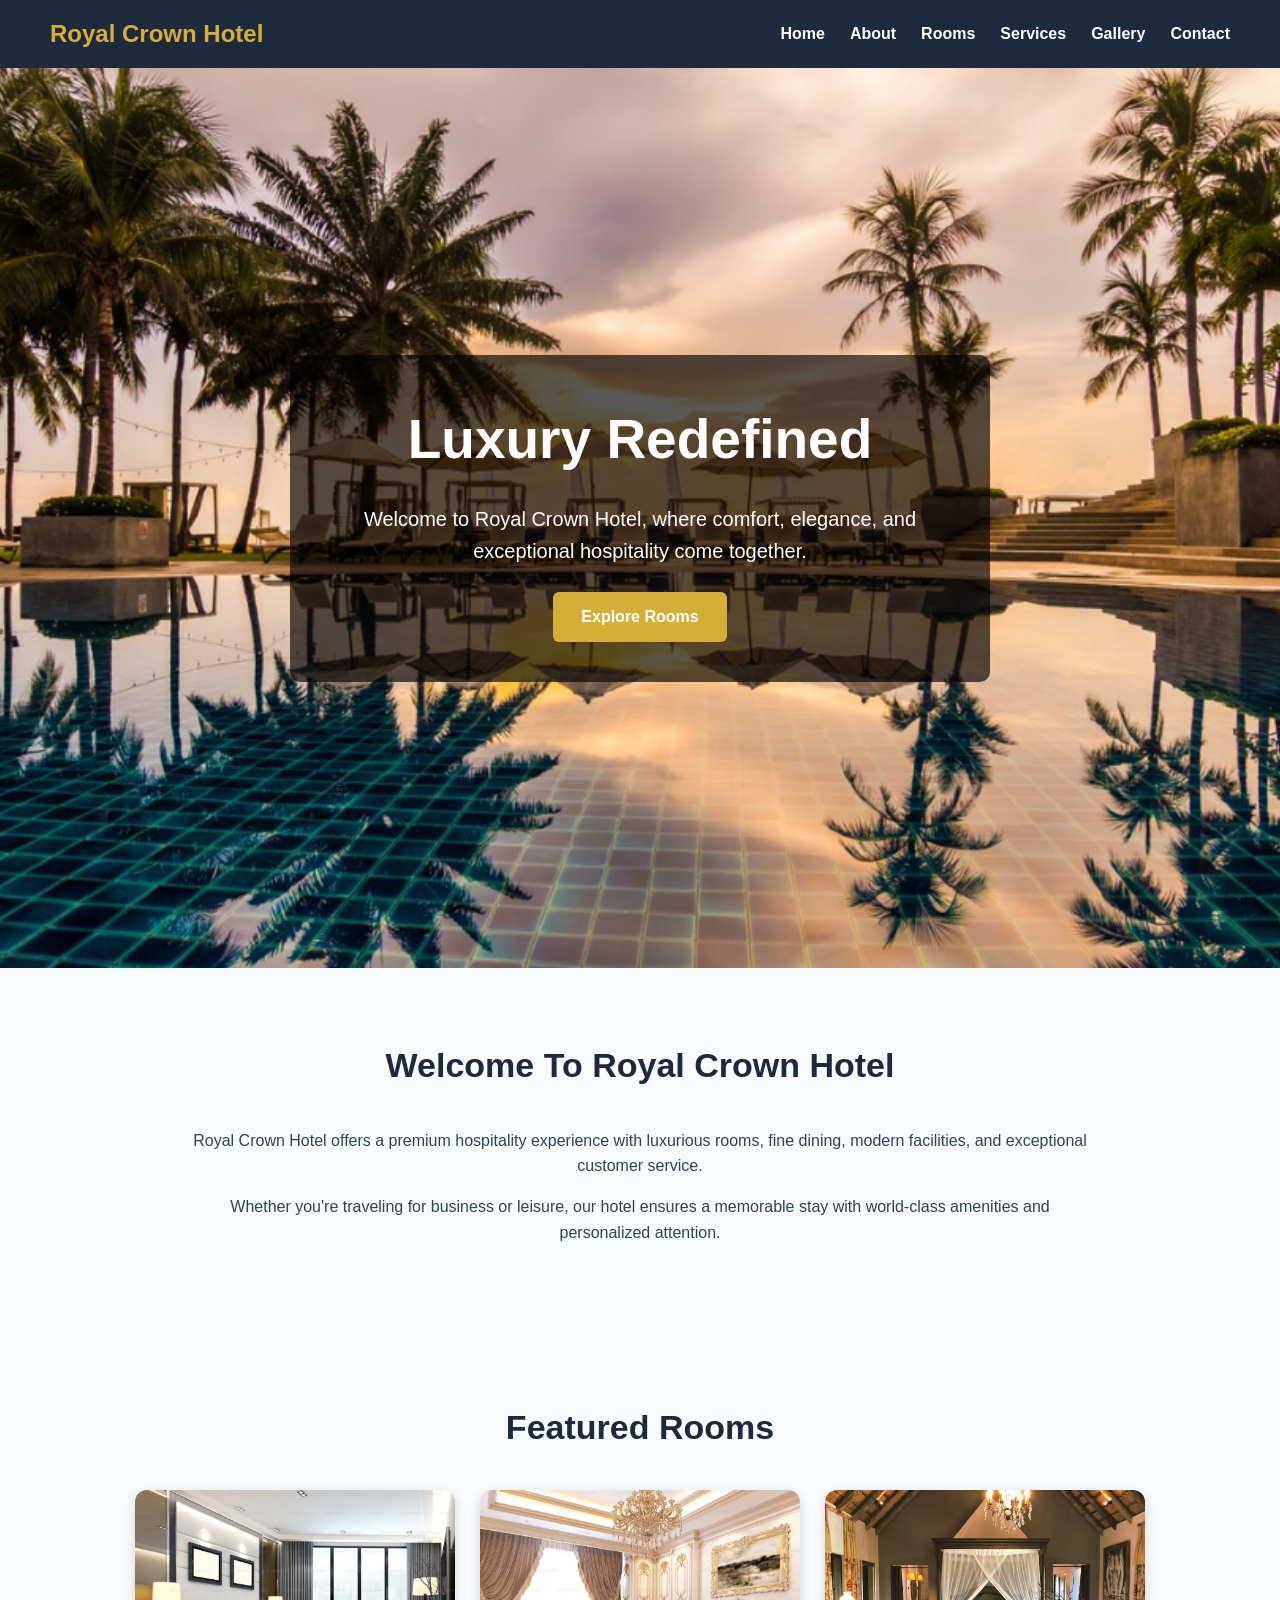
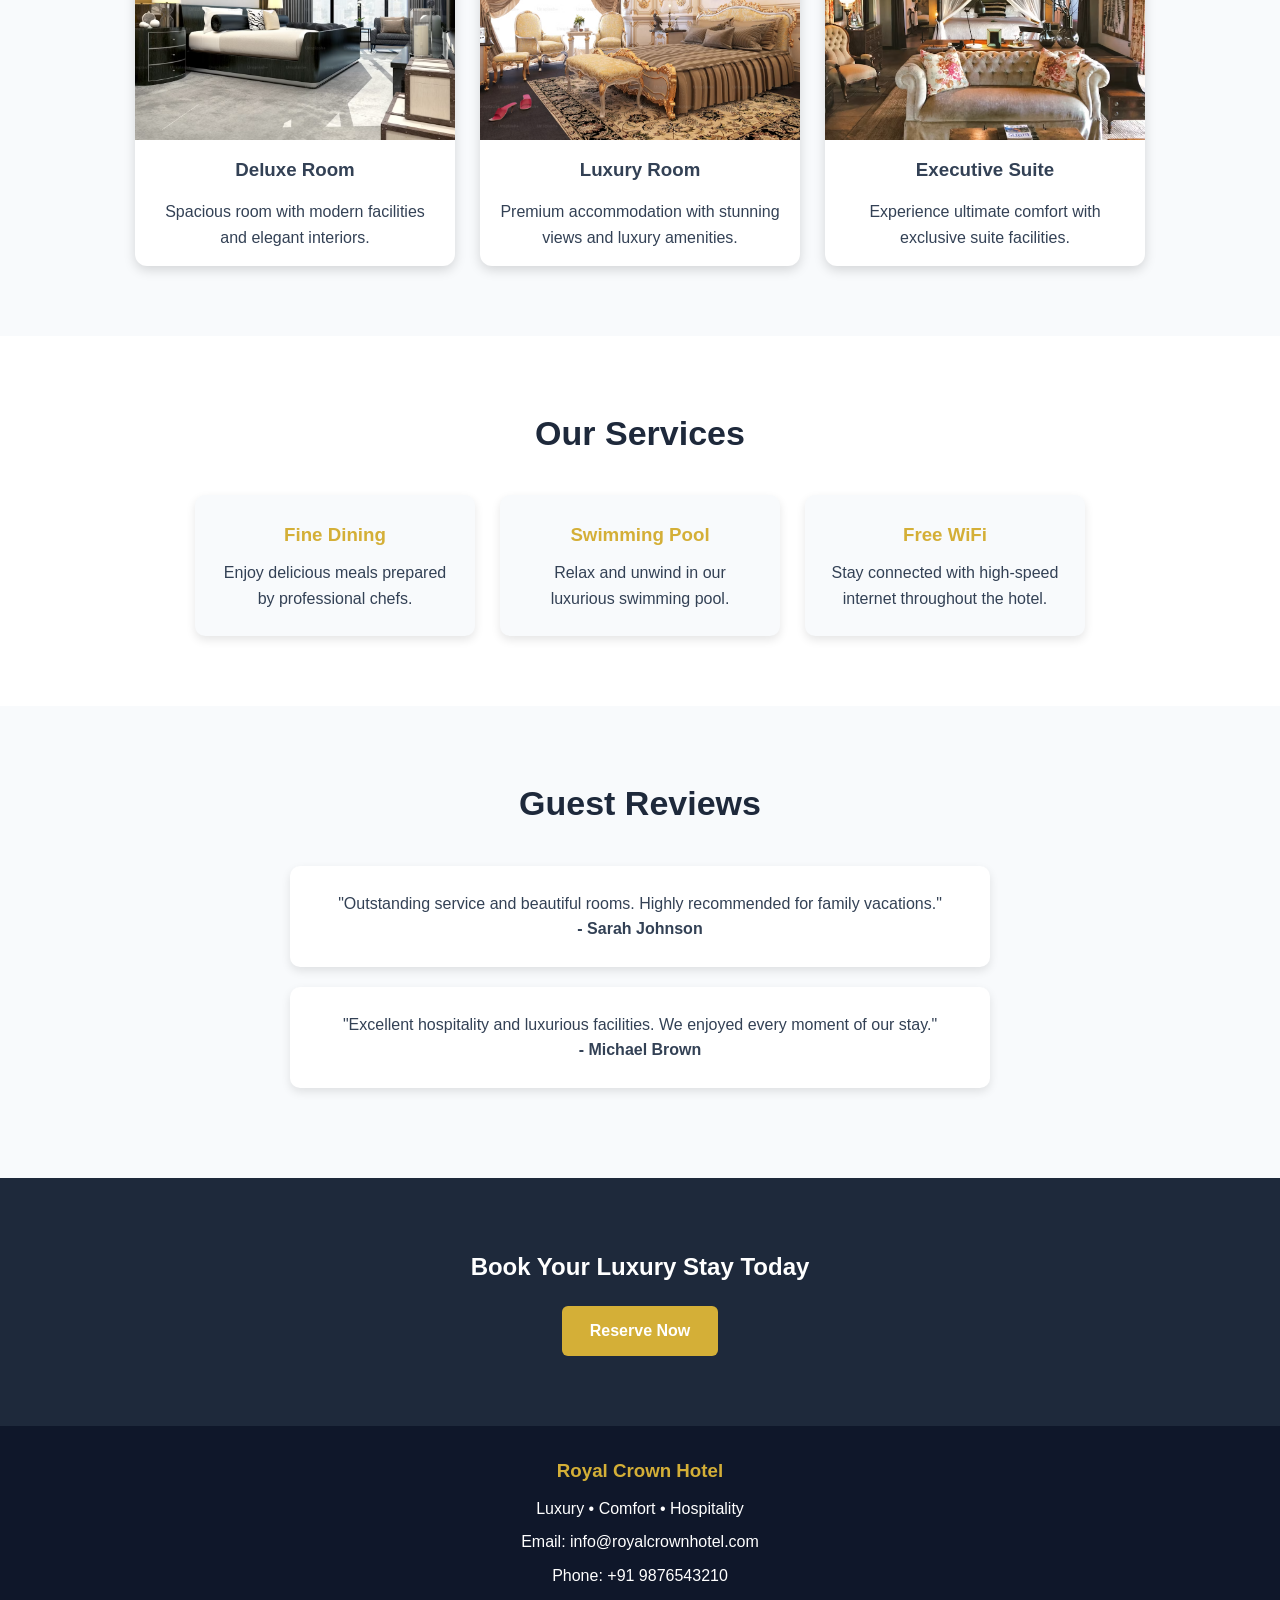
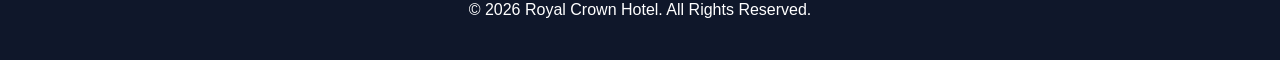
<file: index.html>
<!DOCTYPE html>
<html lang="en">

<head>

    <meta charset="UTF-8">

    <meta name="viewport" content="width=device-width, initial-scale=1.0">

    <title>Royal Crown Hotel | Luxury Hotel Management</title>

    <meta name="description"
        content="Experience luxury, comfort, and world-class hospitality at Royal Crown Hotel.">

    <meta name="keywords"
        content="hotel, luxury hotel, rooms, restaurant, swimming pool, hotel management">

    <link rel="stylesheet" href="css/style.css">

</head>

<body>

    <!-- Navigation -->

    <nav class="navbar">

        <div class="logo">

            <h2>Royal Crown Hotel</h2>

        </div>

        <ul class="nav-links">

            <li><a href="index.html">Home</a></li>

            <li><a href="about.html">About</a></li>

            <li><a href="rooms.html">Rooms</a></li>

            <li><a href="services.html">Services</a></li>

            <li><a href="gallery.html">Gallery</a></li>

            <li><a href="contact.html">Contact</a></li>

        </ul>

    </nav>

    <!-- Hero Section -->

    <section class="hero">

        <div class="hero-content">

            <h1>Luxury Redefined</h1>

            <p>
                Welcome to Royal Crown Hotel, where comfort,
                elegance, and exceptional hospitality come together.
            </p>

            <a href="rooms.html" class="btn">
                Explore Rooms
            </a>

        </div>

    </section>

    <!-- Welcome Section -->

    <section class="welcome">

        <h2 class="section-title">Welcome To Royal Crown Hotel</h2>

        <div class="welcome-content">

            <p>

                Royal Crown Hotel offers a premium hospitality
                experience with luxurious rooms, fine dining,
                modern facilities, and exceptional customer service.

            </p>

            <p>

                Whether you're traveling for business or leisure,
                our hotel ensures a memorable stay with world-class
                amenities and personalized attention.

            </p>

        </div>

    </section>

    <!-- Featured Rooms -->

    <section class="featured-rooms">

        <h2 class="section-title">Featured Rooms</h2>

        <div class="room-container">

            <div class="room-card">

                <img src="images/deluxe-room.jpg" alt="Deluxe Room">

                <h3>Deluxe Room</h3>

                <p>
                    Spacious room with modern facilities
                    and elegant interiors.
                </p>

            </div>

            <div class="room-card">

                <img src="images/luxury-room.jpg" alt="Luxury Room">

                <h3>Luxury Room</h3>

                <p>
                    Premium accommodation with stunning
                    views and luxury amenities.
                </p>

            </div>

            <div class="room-card">

                <img src="images/suite-room.jpg" alt="Executive Suite">

                <h3>Executive Suite</h3>

                <p>
                    Experience ultimate comfort with
                    exclusive suite facilities.
                </p>

            </div>

        </div>

    </section>

    <!-- Hotel Services -->

    <section class="services-preview">

        <h2 class="section-title">Our Services</h2>

        <div class="service-container">

            <div class="service-box">

                <h3>Fine Dining</h3>

                <p>
                    Enjoy delicious meals prepared by
                    professional chefs.
                </p>

            </div>

            <div class="service-box">

                <h3>Swimming Pool</h3>

                <p>
                    Relax and unwind in our luxurious
                    swimming pool.
                </p>

            </div>

            <div class="service-box">

                <h3>Free WiFi</h3>

                <p>
                    Stay connected with high-speed
                    internet throughout the hotel.
                </p>

            </div>

        </div>

    </section>

    <!-- Testimonials -->

    <section class="testimonials">

        <h2 class="section-title">Guest Reviews</h2>

        <div class="testimonial-card">

            <p>
                "Outstanding service and beautiful rooms.
                Highly recommended for family vacations."
            </p>

            <h4>- Sarah Johnson</h4>

        </div>

        <div class="testimonial-card">

            <p>
                "Excellent hospitality and luxurious facilities.
                We enjoyed every moment of our stay."
            </p>

            <h4>- Michael Brown</h4>

        </div>

    </section>

    <!-- Call To Action -->

    <section class="cta">

        <h2>Book Your Luxury Stay Today</h2>

        <a href="contact.html" class="btn">

            Reserve Now

        </a>

    </section>

    <!-- Footer -->

    <footer>

        <h3>Royal Crown Hotel</h3>

        <p>
            Luxury • Comfort • Hospitality
        </p>

        <p>
            Email: info@royalcrownhotel.com
        </p>

        <p>
            Phone: +91 9876543210
        </p>

        <p>
            © 2026 Royal Crown Hotel.
            All Rights Reserved.
        </p>

    </footer>

    <script src="js/script.js"></script>

</body>

</html>
</file>
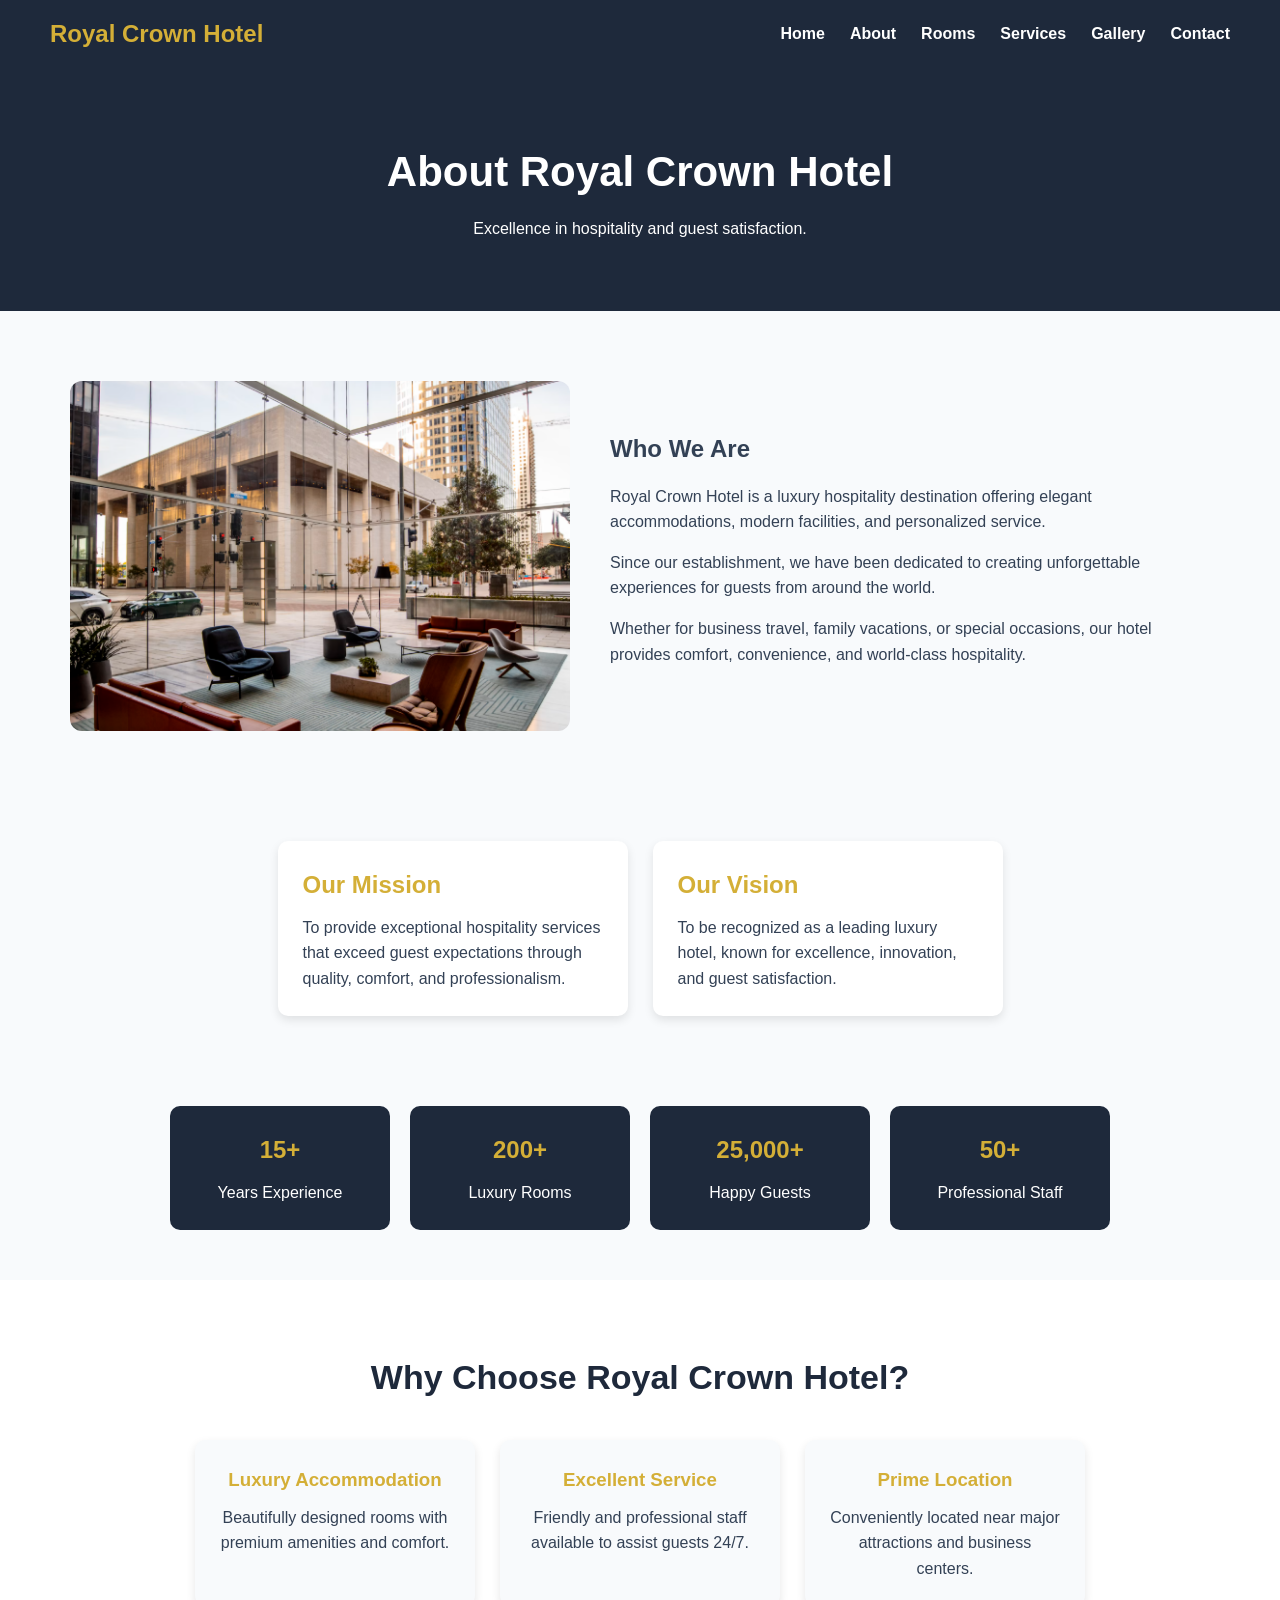
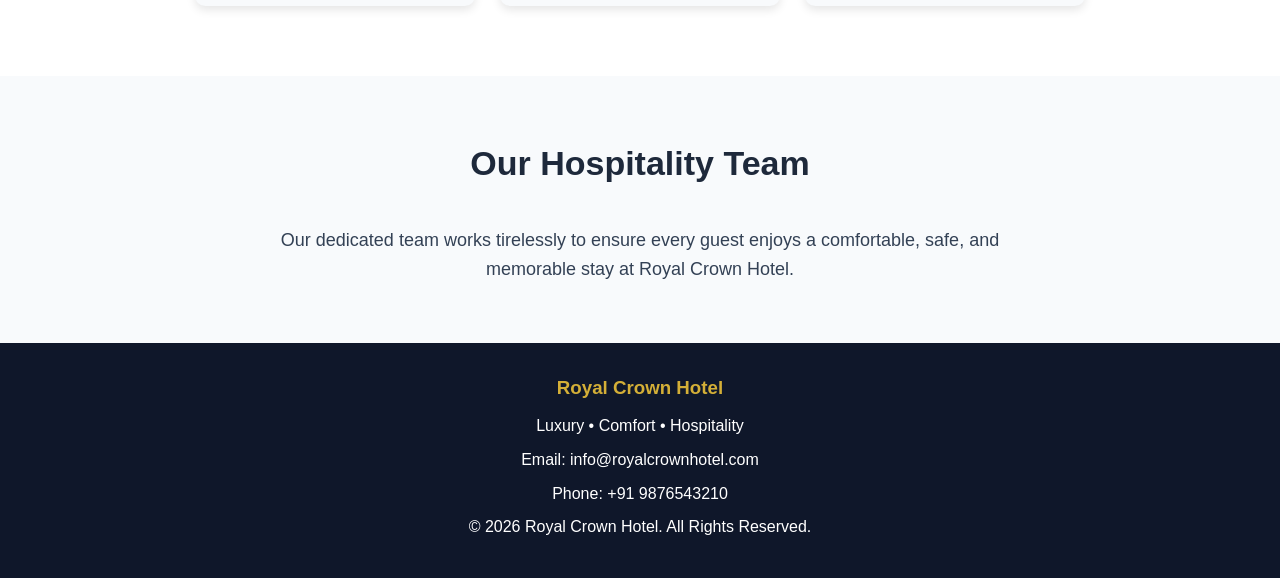
<file: about.html>
<!DOCTYPE html>
<html lang="en">

<head>

    <meta charset="UTF-8">

    <meta name="viewport" content="width=device-width, initial-scale=1.0">

    <title>About Us | Royal Crown Hotel</title>

    <meta name="description"
        content="Learn about Royal Crown Hotel, our mission, vision, and commitment to luxury hospitality.">

    <meta name="keywords"
        content="hotel management, luxury hotel, about hotel, hospitality">

    <link rel="stylesheet" href="css/style.css">

</head>

<body>

    <!-- Navigation -->

    <nav class="navbar">

        <div class="logo">

            <h2>Royal Crown Hotel</h2>

        </div>

        <ul class="nav-links">

            <li><a href="index.html">Home</a></li>

            <li><a href="about.html">About</a></li>

            <li><a href="rooms.html">Rooms</a></li>

            <li><a href="services.html">Services</a></li>

            <li><a href="gallery.html">Gallery</a></li>

            <li><a href="contact.html">Contact</a></li>

        </ul>

    </nav>

    <!-- Page Banner -->

    <section class="page-banner">

        <h1>About Royal Crown Hotel</h1>

        <p>
            Excellence in hospitality and guest satisfaction.
        </p>

    </section>

    <!-- About Section -->

    <section class="about-section">

        <div class="about-image">

            <img src="images/hotel-lobby.jpg"
                alt="Hotel Lobby">

        </div>

        <div class="about-content">

            <h2>Who We Are</h2>

            <p>

                Royal Crown Hotel is a luxury hospitality
                destination offering elegant accommodations,
                modern facilities, and personalized service.

            </p>

            <p>

                Since our establishment, we have been dedicated
                to creating unforgettable experiences for guests
                from around the world.

            </p>

            <p>

                Whether for business travel, family vacations,
                or special occasions, our hotel provides comfort,
                convenience, and world-class hospitality.

            </p>

        </div>

    </section>

    <!-- Mission and Vision -->

    <section class="mission-vision">

        <div class="info-card">

            <h2>Our Mission</h2>

            <p>

                To provide exceptional hospitality services
                that exceed guest expectations through quality,
                comfort, and professionalism.

            </p>

        </div>

        <div class="info-card">

            <h2>Our Vision</h2>

            <p>

                To be recognized as a leading luxury hotel,
                known for excellence, innovation, and guest
                satisfaction.

            </p>

        </div>

    </section>

    <!-- Statistics -->

    <section class="stats">

        <div class="stat-box">

            <h2>15+</h2>

            <p>Years Experience</p>

        </div>

        <div class="stat-box">

            <h2>200+</h2>

            <p>Luxury Rooms</p>

        </div>

        <div class="stat-box">

            <h2>25,000+</h2>

            <p>Happy Guests</p>

        </div>

        <div class="stat-box">

            <h2>50+</h2>

            <p>Professional Staff</p>

        </div>

    </section>

    <!-- Why Choose Us -->

    <section class="features">

        <h2 class="section-title">

            Why Choose Royal Crown Hotel?

        </h2>

        <div class="feature-container">

            <div class="feature-box">

                <h3>Luxury Accommodation</h3>

                <p>

                    Beautifully designed rooms with
                    premium amenities and comfort.

                </p>

            </div>

            <div class="feature-box">

                <h3>Excellent Service</h3>

                <p>

                    Friendly and professional staff
                    available to assist guests 24/7.

                </p>

            </div>

            <div class="feature-box">

                <h3>Prime Location</h3>

                <p>

                    Conveniently located near major
                    attractions and business centers.

                </p>

            </div>

        </div>

    </section>

    <!-- Team Section -->

    <section class="team-section">

        <h2 class="section-title">

            Our Hospitality Team

        </h2>

        <p class="team-text">

            Our dedicated team works tirelessly to ensure
            every guest enjoys a comfortable, safe, and
            memorable stay at Royal Crown Hotel.

        </p>

    </section>

    <!-- Footer -->

    <footer>

        <h3>Royal Crown Hotel</h3>

        <p>
            Luxury • Comfort • Hospitality
        </p>

        <p>
            Email: info@royalcrownhotel.com
        </p>

        <p>
            Phone: +91 9876543210
        </p>

        <p>
            © 2026 Royal Crown Hotel.
            All Rights Reserved.
        </p>

    </footer>

    <script src="js/script.js"></script>

</body>

</html>
</file>
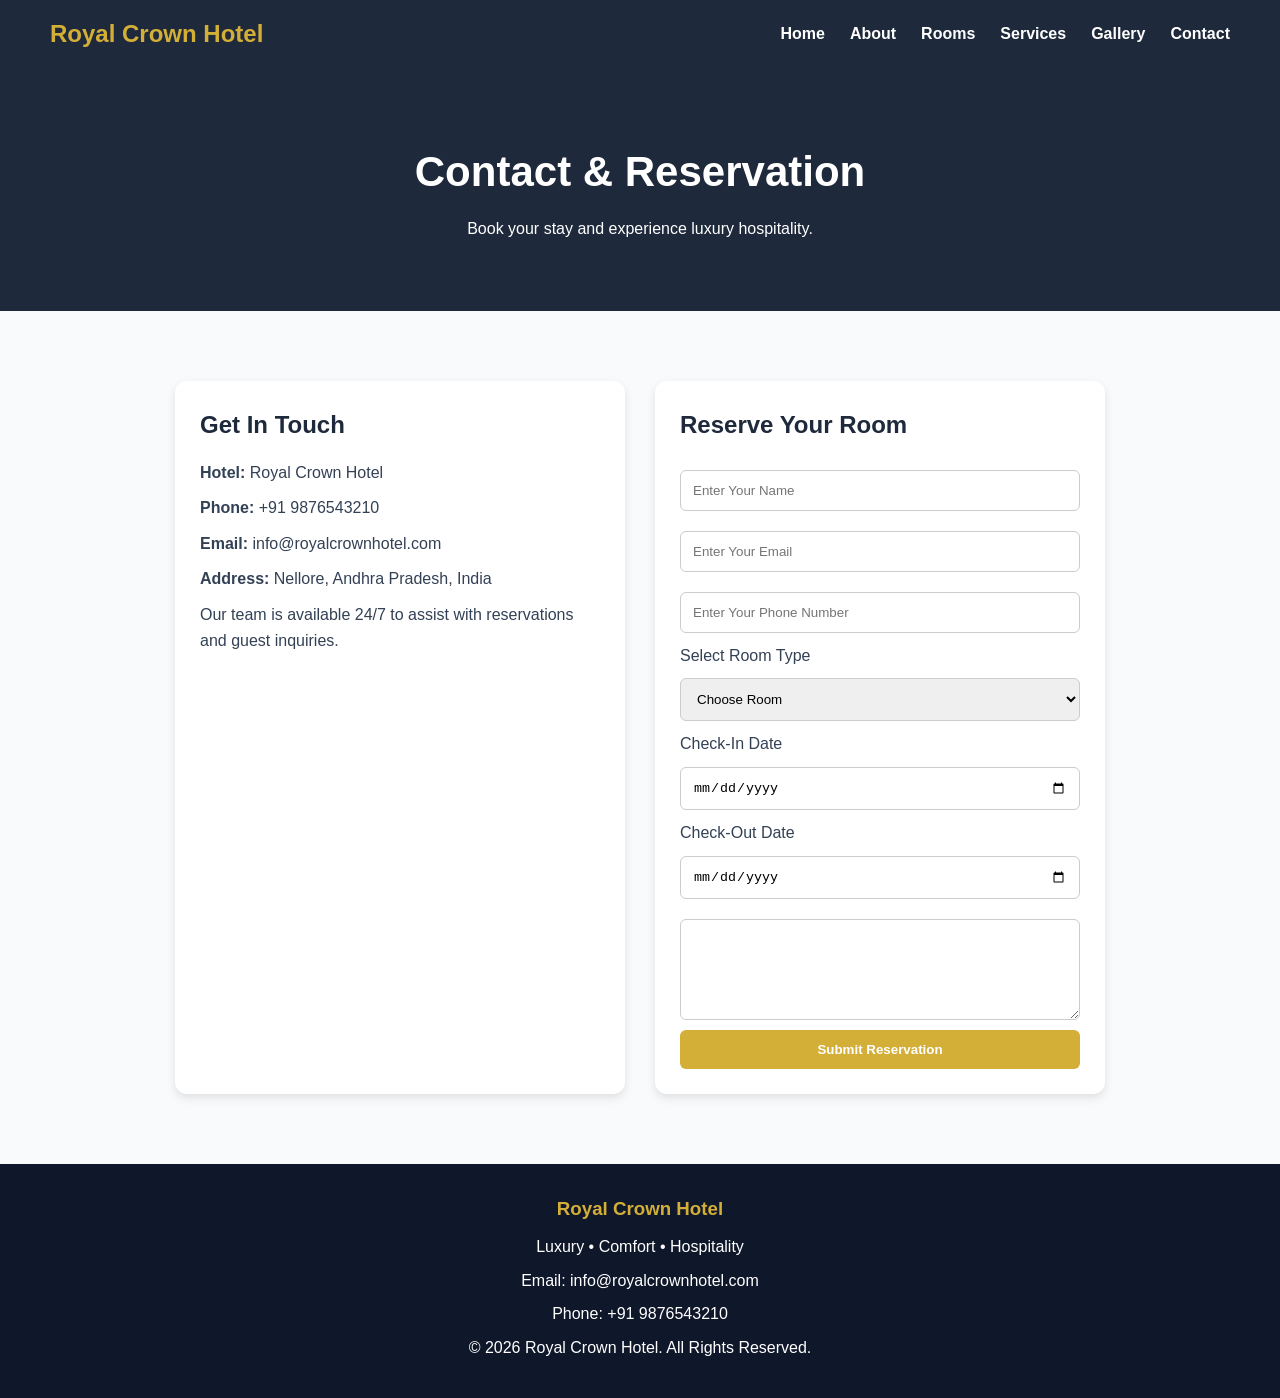
<file: contact.html>
<!DOCTYPE html>
<html lang="en">

<head>

    <meta charset="UTF-8">

    <meta name="viewport" content="width=device-width, initial-scale=1.0">

    <title>Contact Us | Royal Crown Hotel</title>

    <meta name="description"
        content="Contact Royal Crown Hotel and make your reservation today.">

    <meta name="keywords"
        content="hotel booking, hotel reservation, luxury hotel contact">

    <link rel="stylesheet" href="css/style.css">

</head>

<body>

    <!-- Navigation -->

    <nav class="navbar">

        <div class="logo">

            <h2>Royal Crown Hotel</h2>

        </div>

        <ul class="nav-links">

            <li><a href="index.html">Home</a></li>

            <li><a href="about.html">About</a></li>

            <li><a href="rooms.html">Rooms</a></li>

            <li><a href="services.html">Services</a></li>

            <li><a href="gallery.html">Gallery</a></li>

            <li><a href="contact.html">Contact</a></li>

        </ul>

    </nav>

    <!-- Page Banner -->

    <section class="page-banner">

        <h1>Contact & Reservation</h1>

        <p>
            Book your stay and experience luxury hospitality.
        </p>

    </section>

    <!-- Contact Section -->

    <section class="contact-section">

        <!-- Contact Information -->

        <div class="contact-info">

            <h2>Get In Touch</h2>

            <p>
                <strong>Hotel:</strong>
                Royal Crown Hotel
            </p>

            <p>
                <strong>Phone:</strong>
                +91 9876543210
            </p>

            <p>
                <strong>Email:</strong>
                info@royalcrownhotel.com
            </p>

            <p>
                <strong>Address:</strong>
                Nellore, Andhra Pradesh, India
            </p>

            <p>

                Our team is available 24/7 to assist
                with reservations and guest inquiries.

            </p>

        </div>

        <!-- Reservation Form -->

        <div class="booking-form">

            <h2>Reserve Your Room</h2>

            <form onsubmit="return validateForm()">

                <input
                    type="text"
                    id="name"
                    placeholder="Enter Your Name"
                    required>

                <input
                    type="email"
                    id="email"
                    placeholder="Enter Your Email"
                    required>

                <input
                    type="tel"
                    id="phone"
                    placeholder="Enter Your Phone Number"
                    required>

                <label>
                    Select Room Type
                </label>

                <select
                    id="room"
                    required>

                    <option value="">
                        Choose Room
                    </option>

                    <option>
                        Deluxe Room
                    </option>

                    <option>
                        Luxury Room
                    </option>

                    <option>
                        Executive Suite
                    </option>

                </select>

                <label>
                    Check-In Date
                </label>

                <input
                    type="date"
                    id="checkin"
                    required>

                <label>
                    Check-Out Date
                </label>

                <input
                    type="date"
                    id="checkout"
                    required>

                <textarea
                    rows="5"
                    placeholder="Special Requests (Optional)">
                </textarea>

                <button
                    type="submit"
                    class="btn">

                    Submit Reservation

                </button>

            </form>

        </div>

    </section>

    <!-- Footer -->

    <footer>

        <h3>Royal Crown Hotel</h3>

        <p>
            Luxury • Comfort • Hospitality
        </p>

        <p>
            Email: info@royalcrownhotel.com
        </p>

        <p>
            Phone: +91 9876543210
        </p>

        <p>
            © 2026 Royal Crown Hotel.
            All Rights Reserved.
        </p>

    </footer>

    <script src="js/script.js"></script>

</body>

</html>
</file>
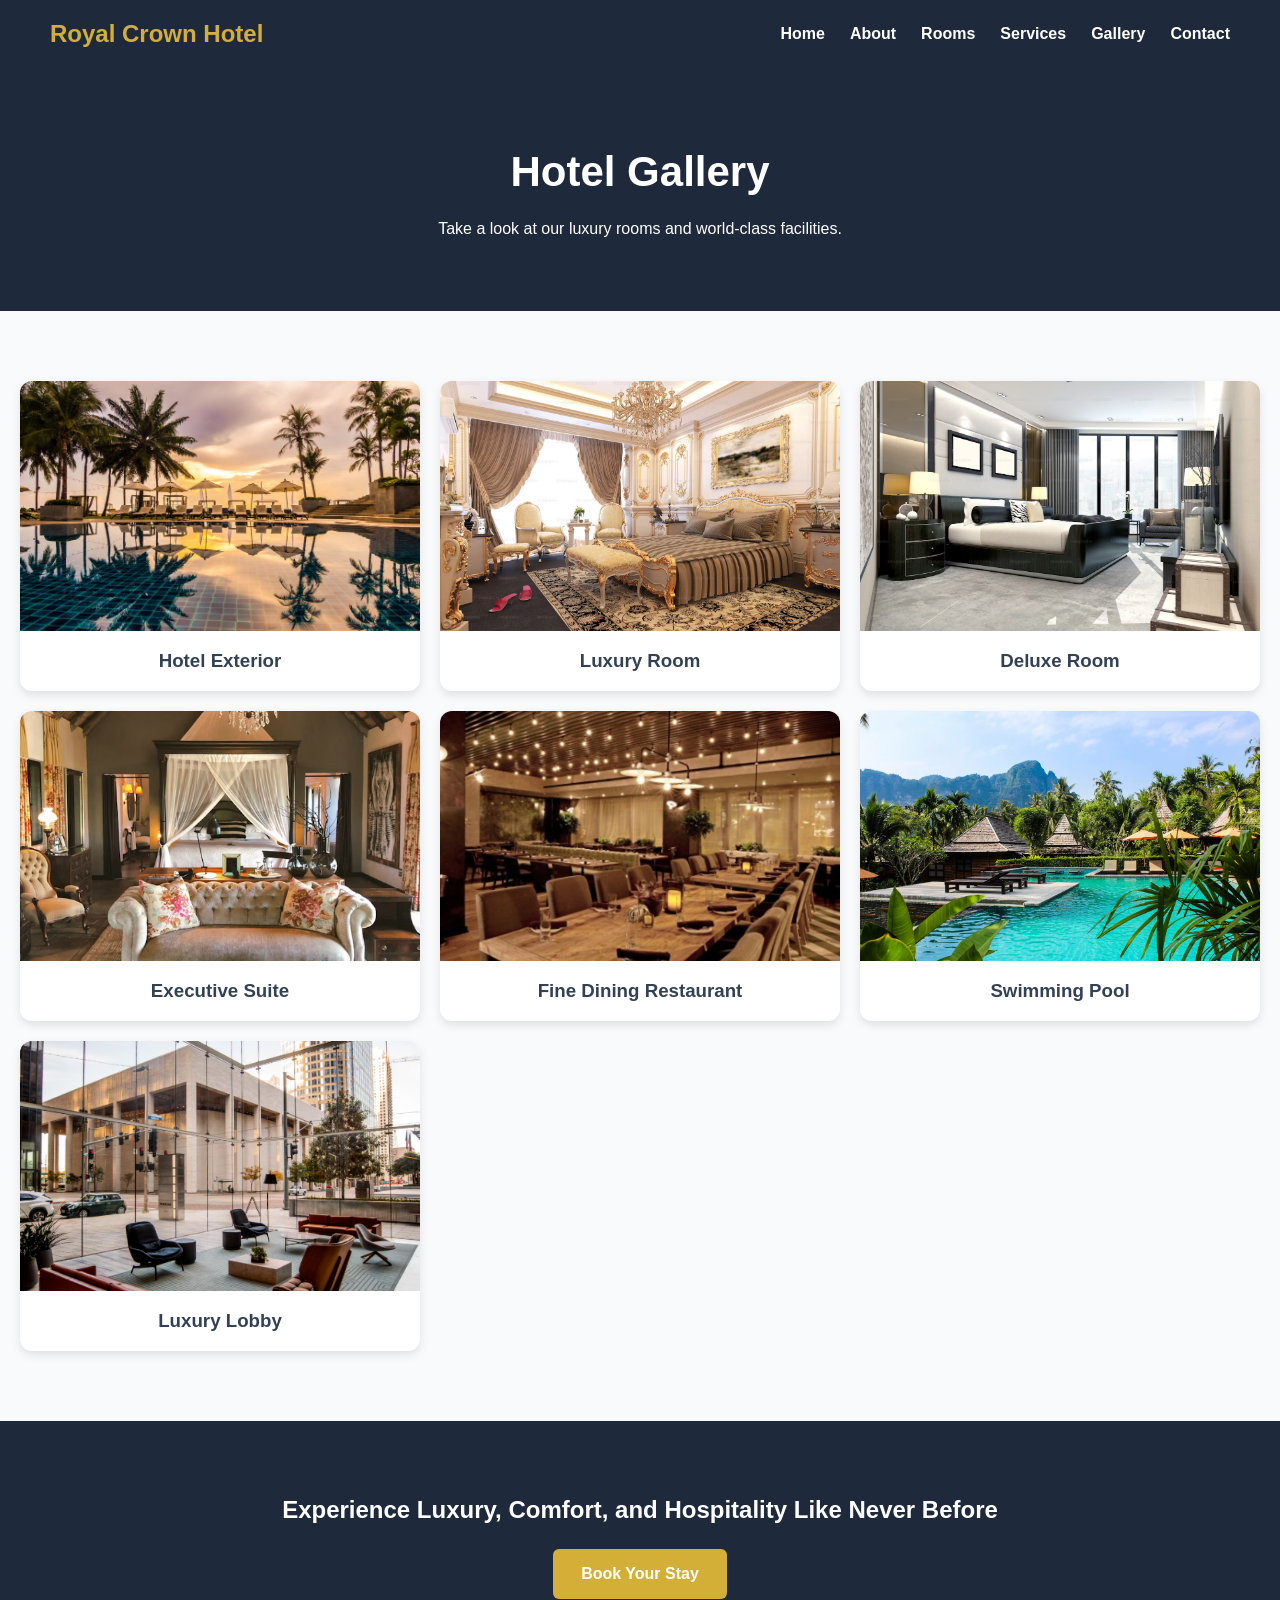
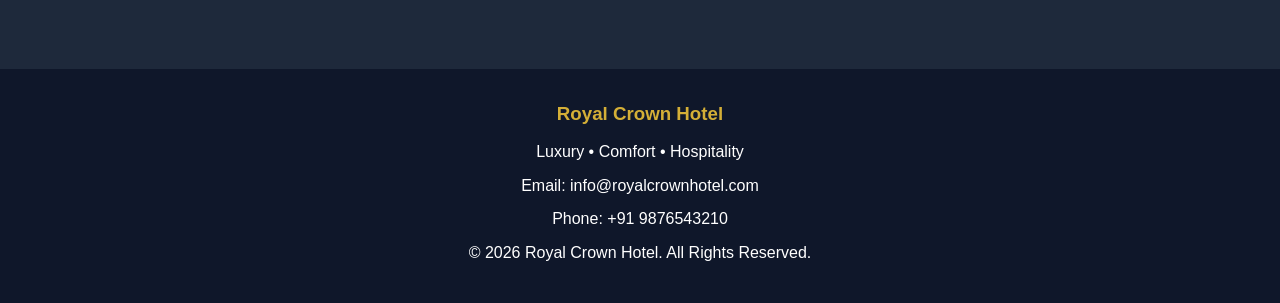
<file: gallery.html>
<!DOCTYPE html>
<html lang="en">

<head>

    <meta charset="UTF-8">

    <meta name="viewport" content="width=device-width, initial-scale=1.0">

    <title>Gallery | Royal Crown Hotel</title>

    <meta name="description"
        content="Explore our luxury hotel gallery featuring rooms, facilities, and guest experiences.">

    <meta name="keywords"
        content="hotel gallery, luxury rooms, restaurant, swimming pool, hotel facilities">

    <link rel="stylesheet" href="css/style.css">

</head>

<body>

    <!-- Navigation -->

    <nav class="navbar">

        <div class="logo">

            <h2>Royal Crown Hotel</h2>

        </div>

        <ul class="nav-links">

            <li><a href="index.html">Home</a></li>

            <li><a href="about.html">About</a></li>

            <li><a href="rooms.html">Rooms</a></li>

            <li><a href="services.html">Services</a></li>

            <li><a href="gallery.html">Gallery</a></li>

            <li><a href="contact.html">Contact</a></li>

        </ul>

    </nav>

    <!-- Page Banner -->

    <section class="page-banner">

        <h1>Hotel Gallery</h1>

        <p>
            Take a look at our luxury rooms and world-class facilities.
        </p>

    </section>

    <!-- Gallery Section -->

    <section class="gallery-section">

        <div class="gallery-container">

            <div class="gallery-card">

                <img src="images/hero-banner.jpg"
                    alt="Royal Crown Hotel">

                <h3>Hotel Exterior</h3>

            </div>

            <div class="gallery-card">

                <img src="images/luxury-room.jpg"
                    alt="Luxury Room">

                <h3>Luxury Room</h3>

            </div>

            <div class="gallery-card">

                <img src="images/deluxe-room.jpg"
                    alt="Deluxe Room">

                <h3>Deluxe Room</h3>

            </div>

            <div class="gallery-card">

                <img src="images/suite-room.jpg"
                    alt="Executive Suite">

                <h3>Executive Suite</h3>

            </div>

            <div class="gallery-card">

                <img src="images/restaurant.jpg"
                    alt="Restaurant">

                <h3>Fine Dining Restaurant</h3>

            </div>

            <div class="gallery-card">

                <img src="images/swimming-pool.jpg"
                    alt="Swimming Pool">

                <h3>Swimming Pool</h3>

            </div>

            <div class="gallery-card">

                <img src="images/hotel-lobby.jpg"
                    alt="Hotel Lobby">

                <h3>Luxury Lobby</h3>

            </div>

        </div>

    </section>

    <!-- Gallery Quote -->

    <section class="cta">

        <h2>
            Experience Luxury, Comfort, and Hospitality Like Never Before
        </h2>

        <a href="contact.html" class="btn">

            Book Your Stay

        </a>

    </section>

    <!-- Footer -->

    <footer>

        <h3>Royal Crown Hotel</h3>

        <p>
            Luxury • Comfort • Hospitality
        </p>

        <p>
            Email: info@royalcrownhotel.com
        </p>

        <p>
            Phone: +91 9876543210
        </p>

        <p>
            © 2026 Royal Crown Hotel.
            All Rights Reserved.
        </p>

    </footer>

    <script src="js/script.js"></script>

</body>

</html>
</file>
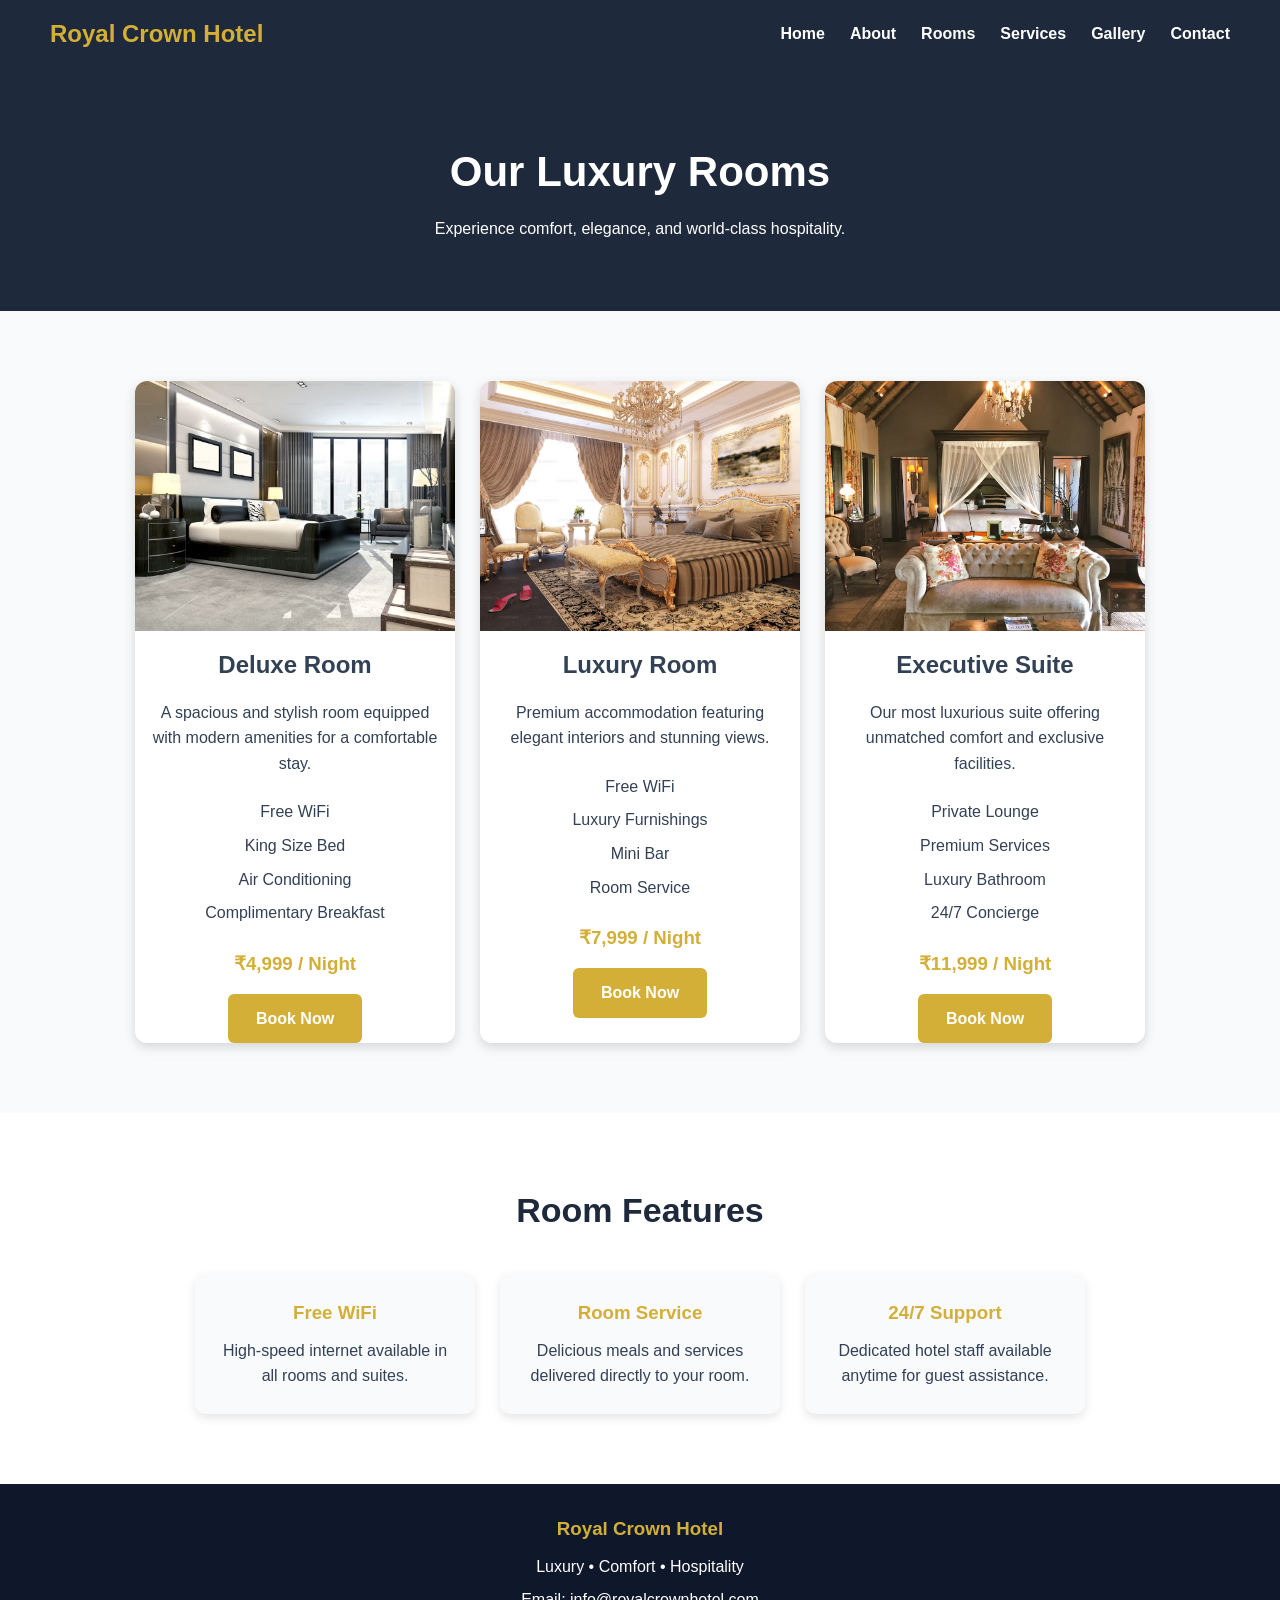
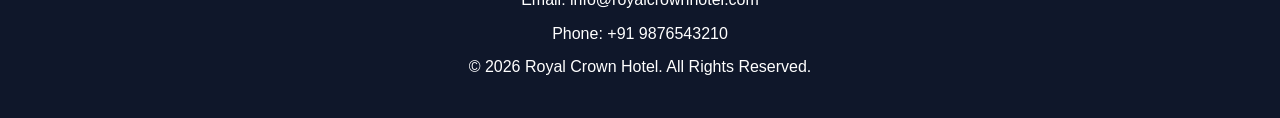
<file: rooms.html>
<!DOCTYPE html>
<html lang="en">

<head>

    <meta charset="UTF-8">

    <meta name="viewport" content="width=device-width, initial-scale=1.0">

    <title>Rooms | Royal Crown Hotel</title>

    <meta name="description"
        content="Explore our luxury rooms and suites designed for comfort and elegance.">

    <meta name="keywords"
        content="hotel rooms, luxury rooms, suites, hotel accommodation">

    <link rel="stylesheet" href="css/style.css">

</head>

<body>

    <!-- Navigation -->

    <nav class="navbar">

        <div class="logo">

            <h2>Royal Crown Hotel</h2>

        </div>

        <ul class="nav-links">

            <li><a href="index.html">Home</a></li>

            <li><a href="about.html">About</a></li>

            <li><a href="rooms.html">Rooms</a></li>

            <li><a href="services.html">Services</a></li>

            <li><a href="gallery.html">Gallery</a></li>

            <li><a href="contact.html">Contact</a></li>

        </ul>

    </nav>

    <!-- Page Banner -->

    <section class="page-banner">

        <h1>Our Luxury Rooms</h1>

        <p>
            Experience comfort, elegance, and world-class hospitality.
        </p>

    </section>

    <!-- Rooms Section -->

    <section class="packages-section">

        <div class="package-container">

            <!-- Deluxe Room -->

            <div class="package-card">

                <img src="images/deluxe-room.jpg"
                    alt="Deluxe Room">

                <h2>Deluxe Room</h2>

                <p>

                    A spacious and stylish room equipped
                    with modern amenities for a comfortable stay.

                </p>

                <ul>

                    <li>Free WiFi</li>

                    <li>King Size Bed</li>

                    <li>Air Conditioning</li>

                    <li>Complimentary Breakfast</li>

                </ul>

                <h3>₹4,999 / Night</h3>

                <a href="contact.html"
                    class="btn">

                    Book Now

                </a>

            </div>

            <!-- Luxury Room -->

            <div class="package-card">

                <img src="images/luxury-room.jpg"
                    alt="Luxury Room">

                <h2>Luxury Room</h2>

                <p>

                    Premium accommodation featuring
                    elegant interiors and stunning views.

                </p>

                <ul>

                    <li>Free WiFi</li>

                    <li>Luxury Furnishings</li>

                    <li>Mini Bar</li>

                    <li>Room Service</li>

                </ul>

                <h3>₹7,999 / Night</h3>

                <a href="contact.html"
                    class="btn">

                    Book Now

                </a>

            </div>

            <!-- Executive Suite -->

            <div class="package-card">

                <img src="images/suite-room.jpg"
                    alt="Executive Suite">

                <h2>Executive Suite</h2>

                <p>

                    Our most luxurious suite offering
                    unmatched comfort and exclusive facilities.

                </p>

                <ul>

                    <li>Private Lounge</li>

                    <li>Premium Services</li>

                    <li>Luxury Bathroom</li>

                    <li>24/7 Concierge</li>

                </ul>

                <h3>₹11,999 / Night</h3>

                <a href="contact.html"
                    class="btn">

                    Book Now

                </a>

            </div>

        </div>

    </section>

    <!-- Room Features -->

    <section class="features">

        <h2 class="section-title">

            Room Features

        </h2>

        <div class="feature-container">

            <div class="feature-box">

                <h3>Free WiFi</h3>

                <p>

                    High-speed internet available
                    in all rooms and suites.

                </p>

            </div>

            <div class="feature-box">

                <h3>Room Service</h3>

                <p>

                    Delicious meals and services
                    delivered directly to your room.

                </p>

            </div>

            <div class="feature-box">

                <h3>24/7 Support</h3>

                <p>

                    Dedicated hotel staff available
                    anytime for guest assistance.

                </p>

            </div>

        </div>

    </section>

    <!-- Footer -->

    <footer>

        <h3>Royal Crown Hotel</h3>

        <p>
            Luxury • Comfort • Hospitality
        </p>

        <p>
            Email: info@royalcrownhotel.com
        </p>

        <p>
            Phone: +91 9876543210
        </p>

        <p>
            © 2026 Royal Crown Hotel.
            All Rights Reserved.
        </p>

    </footer>

    <script src="js/script.js"></script>

</body>

</html>
</file>
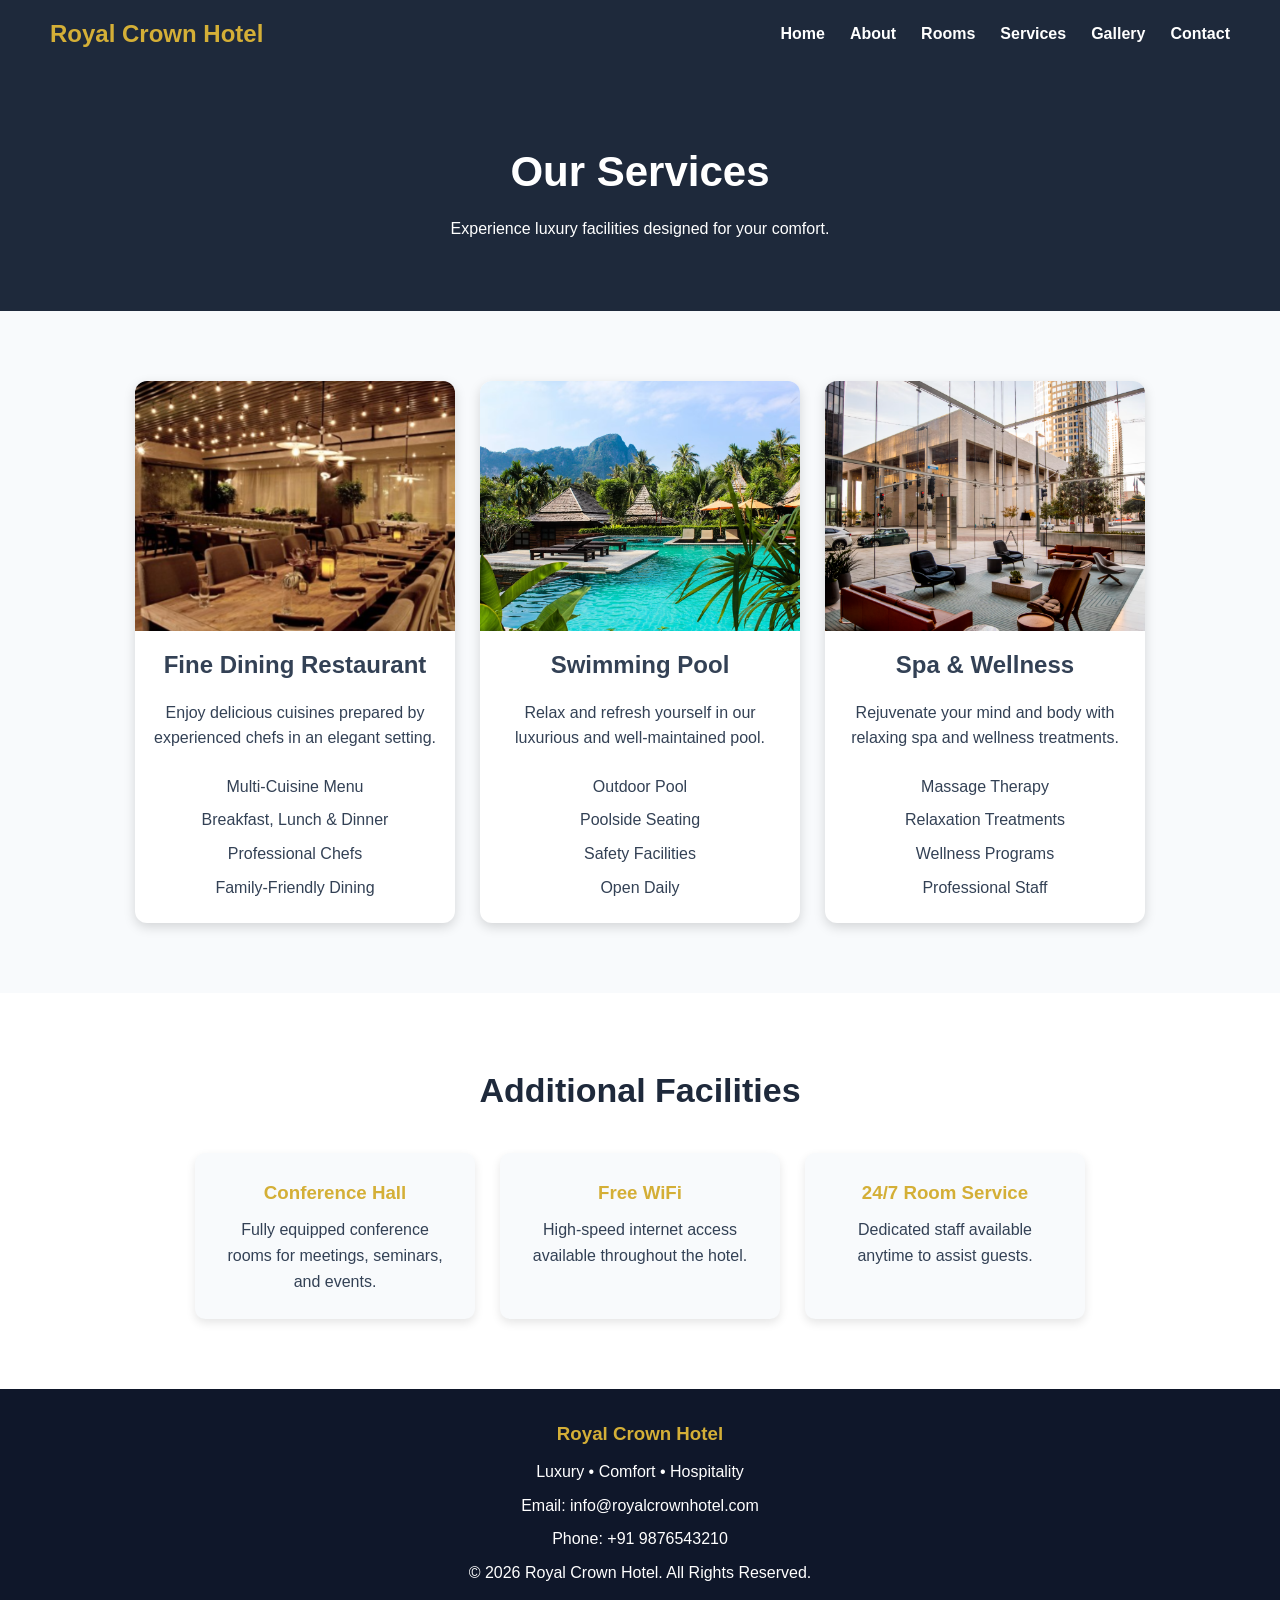
<file: services.html>
<!DOCTYPE html>
<html lang="en">

<head>

    <meta charset="UTF-8">

    <meta name="viewport" content="width=device-width, initial-scale=1.0">

    <title>Services | Royal Crown Hotel</title>

    <meta name="description"
        content="Explore the premium services and facilities offered by Royal Crown Hotel.">

    <meta name="keywords"
        content="hotel services, restaurant, swimming pool, spa, conference hall, luxury hotel">

    <link rel="stylesheet" href="css/style.css">

</head>

<body>

    <!-- Navigation -->

    <nav class="navbar">

        <div class="logo">

            <h2>Royal Crown Hotel</h2>

        </div>

        <ul class="nav-links">

            <li><a href="index.html">Home</a></li>

            <li><a href="about.html">About</a></li>

            <li><a href="rooms.html">Rooms</a></li>

            <li><a href="services.html">Services</a></li>

            <li><a href="gallery.html">Gallery</a></li>

            <li><a href="contact.html">Contact</a></li>

        </ul>

    </nav>

    <!-- Page Banner -->

    <section class="page-banner">

        <h1>Our Services</h1>

        <p>
            Experience luxury facilities designed for your comfort.
        </p>

    </section>

    <!-- Services Section -->

    <section class="packages-section">

        <div class="package-container">

            <!-- Restaurant -->

            <div class="package-card">

                <img src="images/restaurant.jpg"
                    alt="Restaurant">

                <h2>Fine Dining Restaurant</h2>

                <p>

                    Enjoy delicious cuisines prepared by
                    experienced chefs in an elegant setting.

                </p>

                <ul>

                    <li>Multi-Cuisine Menu</li>

                    <li>Breakfast, Lunch & Dinner</li>

                    <li>Professional Chefs</li>

                    <li>Family-Friendly Dining</li>

                </ul>

            </div>

            <!-- Swimming Pool -->

            <div class="package-card">

                <img src="images/swimming-pool.jpg"
                    alt="Swimming Pool">

                <h2>Swimming Pool</h2>

                <p>

                    Relax and refresh yourself in our
                    luxurious and well-maintained pool.

                </p>

                <ul>

                    <li>Outdoor Pool</li>

                    <li>Poolside Seating</li>

                    <li>Safety Facilities</li>

                    <li>Open Daily</li>

                </ul>

            </div>

            <!-- Spa -->

            <div class="package-card">

                <img src="images/hotel-lobby.jpg"
                    alt="Spa">

                <h2>Spa & Wellness</h2>

                <p>

                    Rejuvenate your mind and body with
                    relaxing spa and wellness treatments.

                </p>

                <ul>

                    <li>Massage Therapy</li>

                    <li>Relaxation Treatments</li>

                    <li>Wellness Programs</li>

                    <li>Professional Staff</li>

                </ul>

            </div>

        </div>

    </section>

    <!-- Additional Services -->

    <section class="features">

        <h2 class="section-title">

            Additional Facilities

        </h2>

        <div class="feature-container">

            <div class="feature-box">

                <h3>Conference Hall</h3>

                <p>

                    Fully equipped conference rooms
                    for meetings, seminars, and events.

                </p>

            </div>

            <div class="feature-box">

                <h3>Free WiFi</h3>

                <p>

                    High-speed internet access available
                    throughout the hotel.

                </p>

            </div>

            <div class="feature-box">

                <h3>24/7 Room Service</h3>

                <p>

                    Dedicated staff available anytime
                    to assist guests.

                </p>

            </div>

        </div>

    </section>

    <!-- Footer -->

    <footer>

        <h3>Royal Crown Hotel</h3>

        <p>
            Luxury • Comfort • Hospitality
        </p>

        <p>
            Email: info@royalcrownhotel.com
        </p>

        <p>
            Phone: +91 9876543210
        </p>

        <p>
            © 2026 Royal Crown Hotel.
            All Rights Reserved.
        </p>

    </footer>

    <script src="js/script.js"></script>

</body>

</html>
</file>
<file: css/style.css>
/* =========================
   RESET
========================= */

*{
    margin:0;
    padding:0;
    box-sizing:border-box;
}

body{
    font-family:Arial, sans-serif;
    background:#f8fafc;
    color:#334155;
    line-height:1.6;
}

img{
    width:100%;
    display:block;
}

/* =========================
   NAVBAR
========================= */

.navbar{
    background:#1e293b;
    color:white;
    display:flex;
    justify-content:space-between;
    align-items:center;
    padding:15px 50px;
    position:sticky;
    top:0;
    z-index:1000;
}

.logo h2{
    color:#d4af37;
}

.nav-links{
    list-style:none;
    display:flex;
}

.nav-links li{
    margin-left:25px;
}

.nav-links a{
    text-decoration:none;
    color:white;
    font-weight:bold;
    transition:0.3s;
}

.nav-links a:hover{
    color:#d4af37;
}

/* =========================
   HERO SECTION
========================= */

.hero{
    background:url("../images/hero-banner.jpg");
    background-size:cover;
    background-position:center;
    height:100vh;

    display:flex;
    justify-content:center;
    align-items:center;
    text-align:center;
}

.hero-content{
    background:rgba(0,0,0,0.65);
    color:white;
    padding:40px;
    border-radius:10px;
    max-width:700px;
}

.hero-content h1{
    font-size:55px;
    margin-bottom:20px;
}

.hero-content p{
    font-size:20px;
    margin-bottom:25px;
}

/* =========================
   BUTTON
========================= */

.btn{
    display:inline-block;
    background:#d4af37;
    color:white;
    text-decoration:none;
    padding:12px 28px;
    border-radius:6px;
    font-weight:bold;
    transition:0.3s;
}

.btn:hover{
    background:#b89324;
}

/* =========================
   PAGE BANNER
========================= */

.page-banner{
    background:#1e293b;
    color:white;
    text-align:center;
    padding:70px 20px;
}

.page-banner h1{
    font-size:42px;
    margin-bottom:10px;
}

/* =========================
   COMMON SECTION TITLE
========================= */

.section-title{
    text-align:center;
    font-size:34px;
    margin-bottom:35px;
    color:#1e293b;
}

/* =========================
   WELCOME SECTION
========================= */

.welcome{
    padding:70px 20px;
    text-align:center;
}

.welcome-content{
    max-width:900px;
    margin:auto;
}

.welcome-content p{
    margin-bottom:15px;
}

/* =========================
   ROOMS
========================= */

.featured-rooms,
.packages-section{
    padding:70px 20px;
}

.room-container,
.package-container{
    display:flex;
    flex-wrap:wrap;
    justify-content:center;
    gap:25px;
}

.room-card,
.package-card{
    width:320px;
    background:white;
    border-radius:12px;
    overflow:hidden;
    box-shadow:0 4px 12px rgba(0,0,0,0.15);
    transition:0.3s;
    text-align:center;
}

.room-card:hover,
.package-card:hover{
    transform:translateY(-8px);
}

.room-card img,
.package-card img{
    height:250px;
    object-fit:cover;
}

.room-card h3,
.package-card h2{
    padding:15px;
}

.room-card p,
.package-card p{
    padding:0 15px 15px;
}

.package-card ul{
    list-style:none;
    padding:0 15px 15px;
}

.package-card ul li{
    margin:8px 0;
}

.package-card h3{
    color:#d4af37;
    margin-bottom:15px;
}

/* =========================
   FEATURES & SERVICES
========================= */

.features,
.services-preview{
    padding:70px 20px;
    background:white;
}

.feature-container,
.service-container{
    display:flex;
    flex-wrap:wrap;
    justify-content:center;
    gap:25px;
}

.feature-box,
.service-box{
    width:280px;
    background:#f8fafc;
    padding:25px;
    border-radius:10px;
    text-align:center;
    box-shadow:0 4px 10px rgba(0,0,0,0.1);
}

.feature-box h3,
.service-box h3{
    color:#d4af37;
    margin-bottom:10px;
}

/* =========================
   ABOUT SECTION
========================= */

.about-section{
    display:flex;
    flex-wrap:wrap;
    justify-content:center;
    align-items:center;
    gap:40px;
    padding:70px 20px;
}

.about-image img{
    width:500px;
    height:350px;
    object-fit:cover;
    border-radius:12px;
}

.about-content{
    max-width:600px;
}

.about-content h2{
    margin-bottom:15px;
}

.about-content p{
    margin-bottom:15px;
}

/* =========================
   MISSION & VISION
========================= */

.mission-vision{
    display:flex;
    flex-wrap:wrap;
    justify-content:center;
    gap:25px;
    padding:40px 20px;
}

.info-card{
    width:350px;
    background:white;
    padding:25px;
    border-radius:10px;
    box-shadow:0 4px 10px rgba(0,0,0,0.1);
}

.info-card h2{
    color:#d4af37;
    margin-bottom:10px;
}

/* =========================
   STATS
========================= */

.stats{
    display:flex;
    flex-wrap:wrap;
    justify-content:center;
    gap:20px;
    padding:50px 20px;
}

.stat-box{
    width:220px;
    background:#1e293b;
    color:white;
    text-align:center;
    padding:25px;
    border-radius:10px;
}

.stat-box h2{
    color:#d4af37;
    margin-bottom:10px;
}

/* =========================
   TESTIMONIALS
========================= */

.testimonials{
    padding:70px 20px;
    text-align:center;
}

.testimonial-card{
    max-width:700px;
    margin:20px auto;
    background:white;
    padding:25px;
    border-radius:10px;
    box-shadow:0 4px 10px rgba(0,0,0,0.1);
}

/* =========================
   GALLERY
========================= */

.gallery-section{
    padding:70px 20px;
}

.gallery-container{
    display:grid;
    grid-template-columns:repeat(auto-fit,minmax(300px,1fr));
    gap:20px;
}

.gallery-card{
    background:white;
    border-radius:12px;
    overflow:hidden;
    text-align:center;
    box-shadow:0 4px 10px rgba(0,0,0,0.1);
}

.gallery-card img{
    height:250px;
    object-fit:cover;
}

.gallery-card h3{
    padding:15px;
}

/* =========================
   CONTACT
========================= */

.contact-section{
    display:flex;
    flex-wrap:wrap;
    justify-content:center;
    gap:30px;
    padding:70px 20px;
}

.contact-info,
.booking-form{
    width:450px;
    background:white;
    padding:25px;
    border-radius:12px;
    box-shadow:0 4px 10px rgba(0,0,0,0.1);
}

.contact-info h2,
.booking-form h2{
    margin-bottom:15px;
    color:#1e293b;
}

.contact-info p{
    margin-bottom:10px;
}

.booking-form form{
    display:flex;
    flex-direction:column;
}

.booking-form input,
.booking-form select,
.booking-form textarea{
    padding:12px;
    margin:10px 0;
    border:1px solid #ccc;
    border-radius:6px;
}

.booking-form button{
    border:none;
    cursor:pointer;
}

/* =========================
   TEAM SECTION
========================= */

.team-section{
    text-align:center;
    padding:60px 20px;
}

.team-text{
    max-width:800px;
    margin:auto;
    font-size:18px;
}

/* =========================
   CTA
========================= */

.cta{
    background:#1e293b;
    color:white;
    text-align:center;
    padding:70px 20px;
}

.cta h2{
    margin-bottom:20px;
}

/* =========================
   FOOTER
========================= */

footer{
    background:#0f172a;
    color:white;
    text-align:center;
    padding:30px;
}

footer h3{
    color:#d4af37;
    margin-bottom:10px;
}

footer p{
    margin:8px 0;
}

/* =========================
   RESPONSIVE
========================= */

@media(max-width:768px){

    .navbar{
        flex-direction:column;
        text-align:center;
    }

    .nav-links{
        flex-direction:column;
        margin-top:15px;
    }

    .nav-links li{
        margin:10px 0;
    }

    .hero-content h1{
        font-size:36px;
    }

    .hero-content p{
        font-size:18px;
    }

    .about-image img{
        width:100%;
        height:250px;
    }

    .room-card,
    .package-card,
    .feature-box,
    .service-box,
    .info-card,
    .contact-info,
    .booking-form{
        width:100%;
    }
}
</file>
